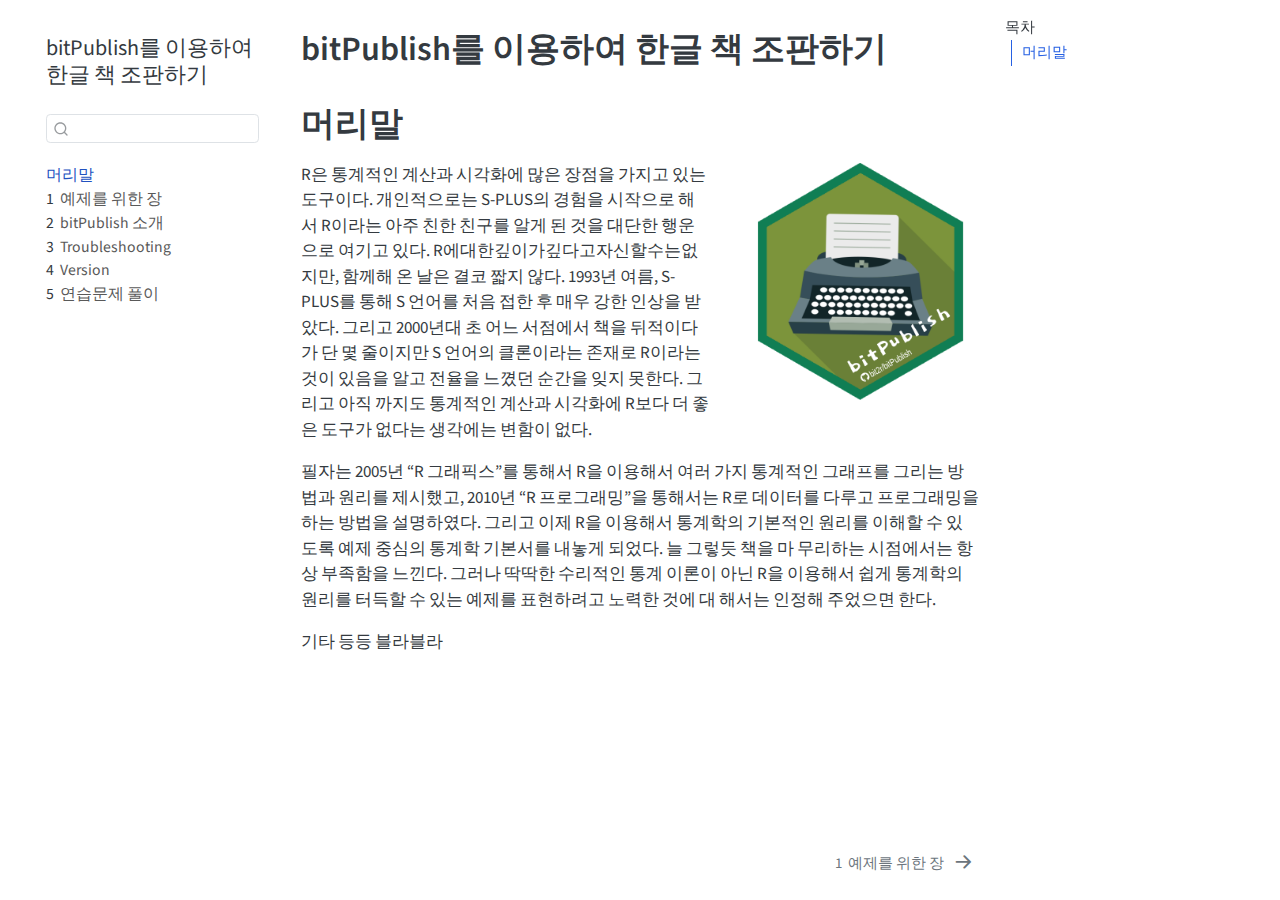
<file: docs/index.html>
<!DOCTYPE html>
<html xmlns="http://www.w3.org/1999/xhtml" lang="ko-KR" xml:lang="ko-KR"><head>

<meta charset="utf-8">
<meta name="generator" content="quarto-1.4.550">

<meta name="viewport" content="width=device-width, initial-scale=1.0, user-scalable=yes">


<title>bitPublish를 이용하여 한글 책 조판하기</title>
<style>
code{white-space: pre-wrap;}
span.smallcaps{font-variant: small-caps;}
div.columns{display: flex; gap: min(4vw, 1.5em);}
div.column{flex: auto; overflow-x: auto;}
div.hanging-indent{margin-left: 1.5em; text-indent: -1.5em;}
ul.task-list{list-style: none;}
ul.task-list li input[type="checkbox"] {
  width: 0.8em;
  margin: 0 0.8em 0.2em -1em; /* quarto-specific, see https://github.com/quarto-dev/quarto-cli/issues/4556 */ 
  vertical-align: middle;
}
</style>


<script src="site_libs/quarto-nav/quarto-nav.js"></script>
<script src="site_libs/quarto-nav/headroom.min.js"></script>
<script src="site_libs/clipboard/clipboard.min.js"></script>
<script src="site_libs/quarto-search/autocomplete.umd.js"></script>
<script src="site_libs/quarto-search/fuse.min.js"></script>
<script src="site_libs/quarto-search/quarto-search.js"></script>
<meta name="quarto:offset" content="./">
<link href="./chap_exams.html" rel="next">
<script src="site_libs/quarto-html/quarto.js"></script>
<script src="site_libs/quarto-html/popper.min.js"></script>
<script src="site_libs/quarto-html/tippy.umd.min.js"></script>
<script src="site_libs/quarto-html/anchor.min.js"></script>
<link href="site_libs/quarto-html/tippy.css" rel="stylesheet">
<link href="site_libs/quarto-html/quarto-syntax-highlighting.css" rel="stylesheet" id="quarto-text-highlighting-styles">
<script src="site_libs/bootstrap/bootstrap.min.js"></script>
<link href="site_libs/bootstrap/bootstrap-icons.css" rel="stylesheet">
<link href="site_libs/bootstrap/bootstrap.min.css" rel="stylesheet" id="quarto-bootstrap" data-mode="light">
<script id="quarto-search-options" type="application/json">{
  "location": "sidebar",
  "copy-button": false,
  "collapse-after": 3,
  "panel-placement": "start",
  "type": "textbox",
  "limit": 50,
  "keyboard-shortcut": [
    "f",
    "/",
    "s"
  ],
  "show-item-context": false,
  "language": {
    "search-no-results-text": "일치 없음",
    "search-matching-documents-text": "일치된 문서",
    "search-copy-link-title": "검색 링크 복사",
    "search-hide-matches-text": "추가 검색 결과 숨기기",
    "search-more-match-text": "추가 검색결과",
    "search-more-matches-text": "추가 검색결과",
    "search-clear-button-title": "제거",
    "search-text-placeholder": "",
    "search-detached-cancel-button-title": "취소",
    "search-submit-button-title": "검색",
    "search-label": "검색"
  }
}</script>


</head>

<body class="nav-sidebar floating">

<div id="quarto-search-results"></div>
  <header id="quarto-header" class="headroom fixed-top">
  <nav class="quarto-secondary-nav">
    <div class="container-fluid d-flex">
      <button type="button" class="quarto-btn-toggle btn" data-bs-toggle="collapse" data-bs-target=".quarto-sidebar-collapse-item" aria-controls="quarto-sidebar" aria-expanded="false" aria-label="사이드바 전환" onclick="if (window.quartoToggleHeadroom) { window.quartoToggleHeadroom(); }">
        <i class="bi bi-layout-text-sidebar-reverse"></i>
      </button>
        <nav class="quarto-page-breadcrumbs" aria-label="breadcrumb"><ol class="breadcrumb"><li class="breadcrumb-item"><a href="./index.html">머리말</a></li></ol></nav>
        <a class="flex-grow-1" role="button" data-bs-toggle="collapse" data-bs-target=".quarto-sidebar-collapse-item" aria-controls="quarto-sidebar" aria-expanded="false" aria-label="사이드바 전환" onclick="if (window.quartoToggleHeadroom) { window.quartoToggleHeadroom(); }">      
        </a>
      <button type="button" class="btn quarto-search-button" aria-label="" onclick="window.quartoOpenSearch();">
        <i class="bi bi-search"></i>
      </button>
    </div>
  </nav>
</header>
<!-- content -->
<div id="quarto-content" class="quarto-container page-columns page-rows-contents page-layout-article">
<!-- sidebar -->
  <nav id="quarto-sidebar" class="sidebar collapse collapse-horizontal quarto-sidebar-collapse-item sidebar-navigation floating overflow-auto">
    <div class="pt-lg-2 mt-2 text-left sidebar-header">
    <div class="sidebar-title mb-0 py-0">
      <a href="./">bitPublish를 이용하여 한글 책 조판하기</a> 
    </div>
      </div>
        <div class="mt-2 flex-shrink-0 align-items-center">
        <div class="sidebar-search">
        <div id="quarto-search" class="" title="검색"></div>
        </div>
        </div>
    <div class="sidebar-menu-container"> 
    <ul class="list-unstyled mt-1">
        <li class="sidebar-item">
  <div class="sidebar-item-container"> 
  <a href="./index.html" class="sidebar-item-text sidebar-link active">
 <span class="menu-text">머리말</span></a>
  </div>
</li>
        <li class="sidebar-item">
  <div class="sidebar-item-container"> 
  <a href="./chap_exams.html" class="sidebar-item-text sidebar-link">
 <span class="menu-text"><span class="chapter-number">1</span>&nbsp; <span class="chapter-title">예제를 위한 장</span></span></a>
  </div>
</li>
        <li class="sidebar-item">
  <div class="sidebar-item-container"> 
  <a href="./chap_intro_bitpublish.html" class="sidebar-item-text sidebar-link">
 <span class="menu-text"><span class="chapter-number">2</span>&nbsp; <span class="chapter-title">bitPublish 소개</span></span></a>
  </div>
</li>
        <li class="sidebar-item">
  <div class="sidebar-item-container"> 
  <a href="./chap_troubleshooting.html" class="sidebar-item-text sidebar-link">
 <span class="menu-text"><span class="chapter-number">3</span>&nbsp; <span class="chapter-title">Troubleshooting</span></span></a>
  </div>
</li>
        <li class="sidebar-item">
  <div class="sidebar-item-container"> 
  <a href="./chap_version.html" class="sidebar-item-text sidebar-link">
 <span class="menu-text"><span class="chapter-number">4</span>&nbsp; <span class="chapter-title">Version</span></span></a>
  </div>
</li>
        <li class="sidebar-item">
  <div class="sidebar-item-container"> 
  <a href="./chap_solve_exercise.html" class="sidebar-item-text sidebar-link">
 <span class="menu-text"><span class="chapter-number">5</span>&nbsp; <span class="chapter-title">연습문제 풀이</span></span></a>
  </div>
</li>
    </ul>
    </div>
</nav>
<div id="quarto-sidebar-glass" class="quarto-sidebar-collapse-item" data-bs-toggle="collapse" data-bs-target=".quarto-sidebar-collapse-item"></div>
<!-- margin-sidebar -->
    <div id="quarto-margin-sidebar" class="sidebar margin-sidebar">
        <nav id="TOC" role="doc-toc" class="toc-active">
    <h2 id="toc-title">목차</h2>
   
  <ul>
  <li><a href="#머리말" id="toc-머리말" class="nav-link active" data-scroll-target="#머리말">머리말</a></li>
  </ul>
</nav>
    </div>
<!-- main -->
<main class="content" id="quarto-document-content">

<header id="title-block-header" class="quarto-title-block default">
<div class="quarto-title">
<h1 class="title">bitPublish를 이용하여 한글 책 조판하기</h1>
</div>



<div class="quarto-title-meta">

    
  
    
  </div>
  


</header>



<section id="머리말" class="level1 unnumbered">
<h1 class="unnumbered">머리말</h1><p><img src="hexlogo/bitPublish_logo.png" title="bitPublish를 이용하여 한글 책 조판하기" class="quarto-cover-image img-fluid"></p>
<p>R은 통계적인 계산과 시각화에 많은 장점을 가지고 있는 도구이다. 개인적으로는 S-PLUS의 경험을 시작으로 해서 R이라는 아주 친한 친구를 알게 된 것을 대단한 행운으로 여기고 있다. R에대한깊이가깊다고자신할수는없지만, 함께해 온 날은 결코 짧지 않다. 1993년 여름, S-PLUS를 통해 S 언어를 처음 접한 후 매우 강한 인상을 받았다. 그리고 2000년대 초 어느 서점에서 책을 뒤적이다가 단 몇 줄이지만 S 언어의 클론이라는 존재로 R이라는 것이 있음을 알고 전율을 느꼈던 순간을 잊지 못한다. 그리고 아직 까지도 통계적인 계산과 시각화에 R보다 더 좋은 도구가 없다는 생각에는 변함이 없다.</p>
<p>필자는 2005년 “R 그래픽스”를 통해서 R을 이용해서 여러 가지 통계적인 그래프를 그리는 방법과 원리를 제시했고, 2010년 “R 프로그래밍”을 통해서는 R로 데이터를 다루고 프로그래밍을 하는 방법을 설명하였다. 그리고 이제 R을 이용해서 통계학의 기본적인 원리를 이해할 수 있도록 예제 중심의 통계학 기본서를 내놓게 되었다. 늘 그렇듯 책을 마 무리하는 시점에서는 항상 부족함을 느낀다. 그러나 딱딱한 수리적인 통계 이론이 아닌 R을 이용해서 쉽게 통계학의 원리를 터득할 수 있는 예제를 표현하려고 노력한 것에 대 해서는 인정해 주었으면 한다.</p>
<p>기타 등등 블라블라</p>


</section>

</main> <!-- /main -->
<script id="quarto-html-after-body" type="application/javascript">
window.document.addEventListener("DOMContentLoaded", function (event) {
  const toggleBodyColorMode = (bsSheetEl) => {
    const mode = bsSheetEl.getAttribute("data-mode");
    const bodyEl = window.document.querySelector("body");
    if (mode === "dark") {
      bodyEl.classList.add("quarto-dark");
      bodyEl.classList.remove("quarto-light");
    } else {
      bodyEl.classList.add("quarto-light");
      bodyEl.classList.remove("quarto-dark");
    }
  }
  const toggleBodyColorPrimary = () => {
    const bsSheetEl = window.document.querySelector("link#quarto-bootstrap");
    if (bsSheetEl) {
      toggleBodyColorMode(bsSheetEl);
    }
  }
  toggleBodyColorPrimary();  
  const icon = "";
  const anchorJS = new window.AnchorJS();
  anchorJS.options = {
    placement: 'right',
    icon: icon
  };
  anchorJS.add('.anchored');
  const isCodeAnnotation = (el) => {
    for (const clz of el.classList) {
      if (clz.startsWith('code-annotation-')) {                     
        return true;
      }
    }
    return false;
  }
  const clipboard = new window.ClipboardJS('.code-copy-button', {
    text: function(trigger) {
      const codeEl = trigger.previousElementSibling.cloneNode(true);
      for (const childEl of codeEl.children) {
        if (isCodeAnnotation(childEl)) {
          childEl.remove();
        }
      }
      return codeEl.innerText;
    }
  });
  clipboard.on('success', function(e) {
    // button target
    const button = e.trigger;
    // don't keep focus
    button.blur();
    // flash "checked"
    button.classList.add('code-copy-button-checked');
    var currentTitle = button.getAttribute("title");
    button.setAttribute("title", "복사완료!");
    let tooltip;
    if (window.bootstrap) {
      button.setAttribute("data-bs-toggle", "tooltip");
      button.setAttribute("data-bs-placement", "left");
      button.setAttribute("data-bs-title", "복사완료!");
      tooltip = new bootstrap.Tooltip(button, 
        { trigger: "manual", 
          customClass: "code-copy-button-tooltip",
          offset: [0, -8]});
      tooltip.show();    
    }
    setTimeout(function() {
      if (tooltip) {
        tooltip.hide();
        button.removeAttribute("data-bs-title");
        button.removeAttribute("data-bs-toggle");
        button.removeAttribute("data-bs-placement");
      }
      button.setAttribute("title", currentTitle);
      button.classList.remove('code-copy-button-checked');
    }, 1000);
    // clear code selection
    e.clearSelection();
  });
  function tippyHover(el, contentFn, onTriggerFn, onUntriggerFn) {
    const config = {
      allowHTML: true,
      maxWidth: 500,
      delay: 100,
      arrow: false,
      appendTo: function(el) {
          return el.parentElement;
      },
      interactive: true,
      interactiveBorder: 10,
      theme: 'quarto',
      placement: 'bottom-start',
    };
    if (contentFn) {
      config.content = contentFn;
    }
    if (onTriggerFn) {
      config.onTrigger = onTriggerFn;
    }
    if (onUntriggerFn) {
      config.onUntrigger = onUntriggerFn;
    }
    window.tippy(el, config); 
  }
  const noterefs = window.document.querySelectorAll('a[role="doc-noteref"]');
  for (var i=0; i<noterefs.length; i++) {
    const ref = noterefs[i];
    tippyHover(ref, function() {
      // use id or data attribute instead here
      let href = ref.getAttribute('data-footnote-href') || ref.getAttribute('href');
      try { href = new URL(href).hash; } catch {}
      const id = href.replace(/^#\/?/, "");
      const note = window.document.getElementById(id);
      return note.innerHTML;
    });
  }
  const xrefs = window.document.querySelectorAll('a.quarto-xref');
  const processXRef = (id, note) => {
    // Strip column container classes
    const stripColumnClz = (el) => {
      el.classList.remove("page-full", "page-columns");
      if (el.children) {
        for (const child of el.children) {
          stripColumnClz(child);
        }
      }
    }
    stripColumnClz(note)
    if (id === null || id.startsWith('sec-')) {
      // Special case sections, only their first couple elements
      const container = document.createElement("div");
      if (note.children && note.children.length > 2) {
        container.appendChild(note.children[0].cloneNode(true));
        for (let i = 1; i < note.children.length; i++) {
          const child = note.children[i];
          if (child.tagName === "P" && child.innerText === "") {
            continue;
          } else {
            container.appendChild(child.cloneNode(true));
            break;
          }
        }
        if (window.Quarto?.typesetMath) {
          window.Quarto.typesetMath(container);
        }
        return container.innerHTML
      } else {
        if (window.Quarto?.typesetMath) {
          window.Quarto.typesetMath(note);
        }
        return note.innerHTML;
      }
    } else {
      // Remove any anchor links if they are present
      const anchorLink = note.querySelector('a.anchorjs-link');
      if (anchorLink) {
        anchorLink.remove();
      }
      if (window.Quarto?.typesetMath) {
        window.Quarto.typesetMath(note);
      }
      // TODO in 1.5, we should make sure this works without a callout special case
      if (note.classList.contains("callout")) {
        return note.outerHTML;
      } else {
        return note.innerHTML;
      }
    }
  }
  for (var i=0; i<xrefs.length; i++) {
    const xref = xrefs[i];
    tippyHover(xref, undefined, function(instance) {
      instance.disable();
      let url = xref.getAttribute('href');
      let hash = undefined; 
      if (url.startsWith('#')) {
        hash = url;
      } else {
        try { hash = new URL(url).hash; } catch {}
      }
      if (hash) {
        const id = hash.replace(/^#\/?/, "");
        const note = window.document.getElementById(id);
        if (note !== null) {
          try {
            const html = processXRef(id, note.cloneNode(true));
            instance.setContent(html);
          } finally {
            instance.enable();
            instance.show();
          }
        } else {
          // See if we can fetch this
          fetch(url.split('#')[0])
          .then(res => res.text())
          .then(html => {
            const parser = new DOMParser();
            const htmlDoc = parser.parseFromString(html, "text/html");
            const note = htmlDoc.getElementById(id);
            if (note !== null) {
              const html = processXRef(id, note);
              instance.setContent(html);
            } 
          }).finally(() => {
            instance.enable();
            instance.show();
          });
        }
      } else {
        // See if we can fetch a full url (with no hash to target)
        // This is a special case and we should probably do some content thinning / targeting
        fetch(url)
        .then(res => res.text())
        .then(html => {
          const parser = new DOMParser();
          const htmlDoc = parser.parseFromString(html, "text/html");
          const note = htmlDoc.querySelector('main.content');
          if (note !== null) {
            // This should only happen for chapter cross references
            // (since there is no id in the URL)
            // remove the first header
            if (note.children.length > 0 && note.children[0].tagName === "HEADER") {
              note.children[0].remove();
            }
            const html = processXRef(null, note);
            instance.setContent(html);
          } 
        }).finally(() => {
          instance.enable();
          instance.show();
        });
      }
    }, function(instance) {
    });
  }
      let selectedAnnoteEl;
      const selectorForAnnotation = ( cell, annotation) => {
        let cellAttr = 'data-code-cell="' + cell + '"';
        let lineAttr = 'data-code-annotation="' +  annotation + '"';
        const selector = 'span[' + cellAttr + '][' + lineAttr + ']';
        return selector;
      }
      const selectCodeLines = (annoteEl) => {
        const doc = window.document;
        const targetCell = annoteEl.getAttribute("data-target-cell");
        const targetAnnotation = annoteEl.getAttribute("data-target-annotation");
        const annoteSpan = window.document.querySelector(selectorForAnnotation(targetCell, targetAnnotation));
        const lines = annoteSpan.getAttribute("data-code-lines").split(",");
        const lineIds = lines.map((line) => {
          return targetCell + "-" + line;
        })
        let top = null;
        let height = null;
        let parent = null;
        if (lineIds.length > 0) {
            //compute the position of the single el (top and bottom and make a div)
            const el = window.document.getElementById(lineIds[0]);
            top = el.offsetTop;
            height = el.offsetHeight;
            parent = el.parentElement.parentElement;
          if (lineIds.length > 1) {
            const lastEl = window.document.getElementById(lineIds[lineIds.length - 1]);
            const bottom = lastEl.offsetTop + lastEl.offsetHeight;
            height = bottom - top;
          }
          if (top !== null && height !== null && parent !== null) {
            // cook up a div (if necessary) and position it 
            let div = window.document.getElementById("code-annotation-line-highlight");
            if (div === null) {
              div = window.document.createElement("div");
              div.setAttribute("id", "code-annotation-line-highlight");
              div.style.position = 'absolute';
              parent.appendChild(div);
            }
            div.style.top = top - 2 + "px";
            div.style.height = height + 4 + "px";
            div.style.left = 0;
            let gutterDiv = window.document.getElementById("code-annotation-line-highlight-gutter");
            if (gutterDiv === null) {
              gutterDiv = window.document.createElement("div");
              gutterDiv.setAttribute("id", "code-annotation-line-highlight-gutter");
              gutterDiv.style.position = 'absolute';
              const codeCell = window.document.getElementById(targetCell);
              const gutter = codeCell.querySelector('.code-annotation-gutter');
              gutter.appendChild(gutterDiv);
            }
            gutterDiv.style.top = top - 2 + "px";
            gutterDiv.style.height = height + 4 + "px";
          }
          selectedAnnoteEl = annoteEl;
        }
      };
      const unselectCodeLines = () => {
        const elementsIds = ["code-annotation-line-highlight", "code-annotation-line-highlight-gutter"];
        elementsIds.forEach((elId) => {
          const div = window.document.getElementById(elId);
          if (div) {
            div.remove();
          }
        });
        selectedAnnoteEl = undefined;
      };
        // Handle positioning of the toggle
    window.addEventListener(
      "resize",
      throttle(() => {
        elRect = undefined;
        if (selectedAnnoteEl) {
          selectCodeLines(selectedAnnoteEl);
        }
      }, 10)
    );
    function throttle(fn, ms) {
    let throttle = false;
    let timer;
      return (...args) => {
        if(!throttle) { // first call gets through
            fn.apply(this, args);
            throttle = true;
        } else { // all the others get throttled
            if(timer) clearTimeout(timer); // cancel #2
            timer = setTimeout(() => {
              fn.apply(this, args);
              timer = throttle = false;
            }, ms);
        }
      };
    }
      // Attach click handler to the DT
      const annoteDls = window.document.querySelectorAll('dt[data-target-cell]');
      for (const annoteDlNode of annoteDls) {
        annoteDlNode.addEventListener('click', (event) => {
          const clickedEl = event.target;
          if (clickedEl !== selectedAnnoteEl) {
            unselectCodeLines();
            const activeEl = window.document.querySelector('dt[data-target-cell].code-annotation-active');
            if (activeEl) {
              activeEl.classList.remove('code-annotation-active');
            }
            selectCodeLines(clickedEl);
            clickedEl.classList.add('code-annotation-active');
          } else {
            // Unselect the line
            unselectCodeLines();
            clickedEl.classList.remove('code-annotation-active');
          }
        });
      }
  const findCites = (el) => {
    const parentEl = el.parentElement;
    if (parentEl) {
      const cites = parentEl.dataset.cites;
      if (cites) {
        return {
          el,
          cites: cites.split(' ')
        };
      } else {
        return findCites(el.parentElement)
      }
    } else {
      return undefined;
    }
  };
  var bibliorefs = window.document.querySelectorAll('a[role="doc-biblioref"]');
  for (var i=0; i<bibliorefs.length; i++) {
    const ref = bibliorefs[i];
    const citeInfo = findCites(ref);
    if (citeInfo) {
      tippyHover(citeInfo.el, function() {
        var popup = window.document.createElement('div');
        citeInfo.cites.forEach(function(cite) {
          var citeDiv = window.document.createElement('div');
          citeDiv.classList.add('hanging-indent');
          citeDiv.classList.add('csl-entry');
          var biblioDiv = window.document.getElementById('ref-' + cite);
          if (biblioDiv) {
            citeDiv.innerHTML = biblioDiv.innerHTML;
          }
          popup.appendChild(citeDiv);
        });
        return popup.innerHTML;
      });
    }
  }
});
</script>
<nav class="page-navigation">
  <div class="nav-page nav-page-previous">
  </div>
  <div class="nav-page nav-page-next">
      <a href="./chap_exams.html" class="pagination-link" aria-label="예제를 위한 장">
        <span class="nav-page-text"><span class="chapter-number">1</span>&nbsp; <span class="chapter-title">예제를 위한 장</span></span> <i class="bi bi-arrow-right-short"></i>
      </a>
  </div>
</nav>
</div> <!-- /content -->




</body></html>
</file>
<file: docs/site_libs/quarto-html/tippy.css>
.tippy-box[data-animation=fade][data-state=hidden]{opacity:0}[data-tippy-root]{max-width:calc(100vw - 10px)}.tippy-box{position:relative;background-color:#333;color:#fff;border-radius:4px;font-size:14px;line-height:1.4;white-space:normal;outline:0;transition-property:transform,visibility,opacity}.tippy-box[data-placement^=top]>.tippy-arrow{bottom:0}.tippy-box[data-placement^=top]>.tippy-arrow:before{bottom:-7px;left:0;border-width:8px 8px 0;border-top-color:initial;transform-origin:center top}.tippy-box[data-placement^=bottom]>.tippy-arrow{top:0}.tippy-box[data-placement^=bottom]>.tippy-arrow:before{top:-7px;left:0;border-width:0 8px 8px;border-bottom-color:initial;transform-origin:center bottom}.tippy-box[data-placement^=left]>.tippy-arrow{right:0}.tippy-box[data-placement^=left]>.tippy-arrow:before{border-width:8px 0 8px 8px;border-left-color:initial;right:-7px;transform-origin:center left}.tippy-box[data-placement^=right]>.tippy-arrow{left:0}.tippy-box[data-placement^=right]>.tippy-arrow:before{left:-7px;border-width:8px 8px 8px 0;border-right-color:initial;transform-origin:center right}.tippy-box[data-inertia][data-state=visible]{transition-timing-function:cubic-bezier(.54,1.5,.38,1.11)}.tippy-arrow{width:16px;height:16px;color:#333}.tippy-arrow:before{content:"";position:absolute;border-color:transparent;border-style:solid}.tippy-content{position:relative;padding:5px 9px;z-index:1}
</file>
<file: docs/site_libs/quarto-html/quarto-syntax-highlighting.css>
/* quarto syntax highlight colors */
:root {
  --quarto-hl-ot-color: #003B4F;
  --quarto-hl-at-color: #657422;
  --quarto-hl-ss-color: #20794D;
  --quarto-hl-an-color: #5E5E5E;
  --quarto-hl-fu-color: #4758AB;
  --quarto-hl-st-color: #20794D;
  --quarto-hl-cf-color: #003B4F;
  --quarto-hl-op-color: #5E5E5E;
  --quarto-hl-er-color: #AD0000;
  --quarto-hl-bn-color: #AD0000;
  --quarto-hl-al-color: #AD0000;
  --quarto-hl-va-color: #111111;
  --quarto-hl-bu-color: inherit;
  --quarto-hl-ex-color: inherit;
  --quarto-hl-pp-color: #AD0000;
  --quarto-hl-in-color: #5E5E5E;
  --quarto-hl-vs-color: #20794D;
  --quarto-hl-wa-color: #5E5E5E;
  --quarto-hl-do-color: #5E5E5E;
  --quarto-hl-im-color: #00769E;
  --quarto-hl-ch-color: #20794D;
  --quarto-hl-dt-color: #AD0000;
  --quarto-hl-fl-color: #AD0000;
  --quarto-hl-co-color: #5E5E5E;
  --quarto-hl-cv-color: #5E5E5E;
  --quarto-hl-cn-color: #8f5902;
  --quarto-hl-sc-color: #5E5E5E;
  --quarto-hl-dv-color: #AD0000;
  --quarto-hl-kw-color: #003B4F;
}

/* other quarto variables */
:root {
  --quarto-font-monospace: SFMono-Regular, Menlo, Monaco, Consolas, "Liberation Mono", "Courier New", monospace;
}

pre > code.sourceCode > span {
  color: #003B4F;
}

code span {
  color: #003B4F;
}

code.sourceCode > span {
  color: #003B4F;
}

div.sourceCode,
div.sourceCode pre.sourceCode {
  color: #003B4F;
}

code span.ot {
  color: #003B4F;
  font-style: inherit;
}

code span.at {
  color: #657422;
  font-style: inherit;
}

code span.ss {
  color: #20794D;
  font-style: inherit;
}

code span.an {
  color: #5E5E5E;
  font-style: inherit;
}

code span.fu {
  color: #4758AB;
  font-style: inherit;
}

code span.st {
  color: #20794D;
  font-style: inherit;
}

code span.cf {
  color: #003B4F;
  font-style: inherit;
}

code span.op {
  color: #5E5E5E;
  font-style: inherit;
}

code span.er {
  color: #AD0000;
  font-style: inherit;
}

code span.bn {
  color: #AD0000;
  font-style: inherit;
}

code span.al {
  color: #AD0000;
  font-style: inherit;
}

code span.va {
  color: #111111;
  font-style: inherit;
}

code span.bu {
  font-style: inherit;
}

code span.ex {
  font-style: inherit;
}

code span.pp {
  color: #AD0000;
  font-style: inherit;
}

code span.in {
  color: #5E5E5E;
  font-style: inherit;
}

code span.vs {
  color: #20794D;
  font-style: inherit;
}

code span.wa {
  color: #5E5E5E;
  font-style: italic;
}

code span.do {
  color: #5E5E5E;
  font-style: italic;
}

code span.im {
  color: #00769E;
  font-style: inherit;
}

code span.ch {
  color: #20794D;
  font-style: inherit;
}

code span.dt {
  color: #AD0000;
  font-style: inherit;
}

code span.fl {
  color: #AD0000;
  font-style: inherit;
}

code span.co {
  color: #5E5E5E;
  font-style: inherit;
}

code span.cv {
  color: #5E5E5E;
  font-style: italic;
}

code span.cn {
  color: #8f5902;
  font-style: inherit;
}

code span.sc {
  color: #5E5E5E;
  font-style: inherit;
}

code span.dv {
  color: #AD0000;
  font-style: inherit;
}

code span.kw {
  color: #003B4F;
  font-style: inherit;
}

.prevent-inlining {
  content: "</";
}

/*# sourceMappingURL=debc5d5d77c3f9108843748ff7464032.css.map */
</file>
